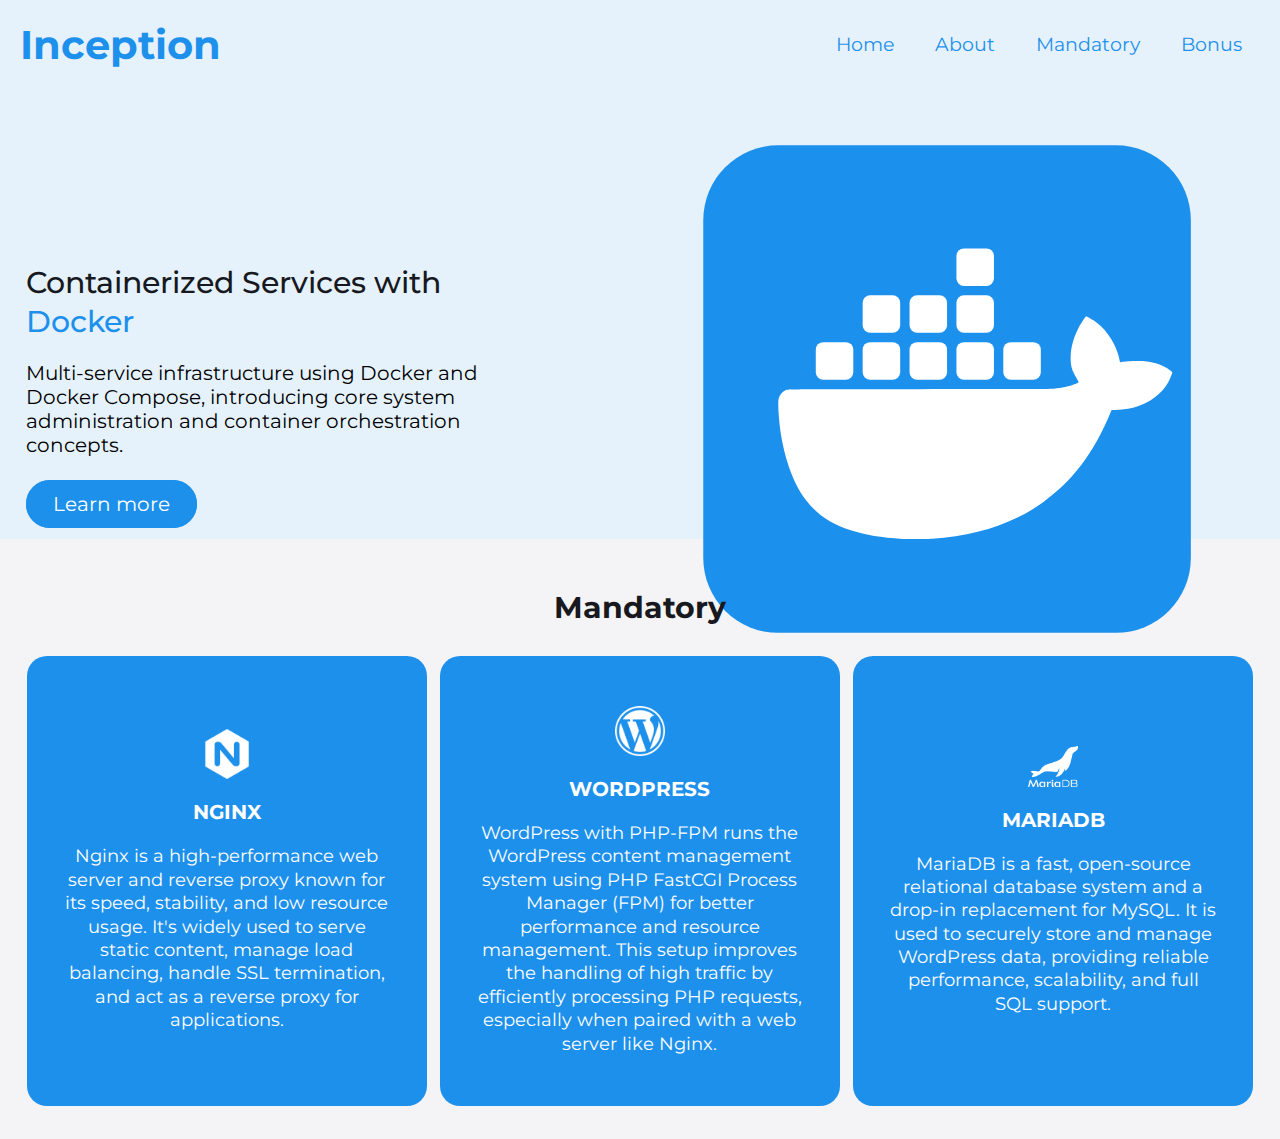
<file: srcs/requirements/bonus/web/index.html>
<!DOCTYPE html>
<html lang="en">
  <head>
    <meta charset="UTF-8" />
    <meta name="viewport" content="width=device-width, initial-scale=1.0" />
    <title>Inception</title>
	<link rel="stylesheet" href="style.css">
    <!-- <link href="https://cdn.jsdelivr.net/npm/bootstrap@5.0.2/dist/css/bootstrap.min.css" rel="stylesheet" integrity="sha384-EVSTQN3/azprG1Anm3QDgpJLIm9Nao0Yz1ztcQTwFspd3yD65VohhpuuCOmLASjC" crossorigin="anonymous"> -->
  </head>
  <body>
	<header>
		<div class="container">
			<div class="logo">
				<h1>Inception</h1>
			</div>
			<nav class="menu">
				<a href="#">Home</a>
				<a href="#">About</a>
				<a href="#">Mandatory</a>
				<a href="#">Bonus</a>
			</nav>
		</div>
		
	</header>
	<div class="mid">
		<div class="description">
			<h2>Containerized Services with <span>Docker</span></h2>
			<p>Multi-service infrastructure using Docker and Docker Compose, introducing core system administration and container orchestration concepts.</p>
			<div class="btn">
				<a href="#">Learn more</a>
			</div>
		</div>
		<div class="pic"></div>
	</div>
	<section class="services">
		<h2 class="title">
			Mandatory
		</h2>
		<div class="all-services">
			<div class="service-box">
				<img src="nginx.png" alt="">
				<h4>NGINX</h4>
				<p>Nginx is a high-performance web server and reverse proxy known for its speed, stability, and low resource usage. It's widely used to serve static content, manage load balancing, handle SSL termination, and act as a reverse proxy for applications.</p>
			</div>
			<div class="service-box">
				<img src="wordpress.png" alt="">
				<h4>WORDPRESS</h4>
				<p>WordPress with PHP-FPM runs the WordPress content management system using PHP FastCGI Process Manager (FPM) for better performance and resource management. This setup improves the handling of high traffic by efficiently processing PHP requests, especially when paired with a web server like Nginx.</p>
			</div>
			<div class="service-box">
				<img src="mariadb.png" alt="">
				<h4>MARIADB</h4>
				<p>MariaDB is a fast, open-source relational database system and a drop-in replacement for MySQL. It is used to securely store and manage WordPress data, providing reliable performance, scalability, and full SQL support.</p>
			</div>
		</div>

	</section>
  </body>
</html>
<!-- <!DOCTYPE html>
<html lang="en">
<head>
	<meta charset="UTF-8">
	<meta name="viewport" content="width=device-width, initial-scale=1.0">
	<title>Inception</title>
	<link href="https://cdn.jsdelivr.net/npm/bootstrap@5.0.2/dist/css/bootstrap.min.css" rel="stylesheet" integrity="sha384-EVSTQN3/azprG1Anm3QDgpJLIm9Nao0Yz1ztcQTwFspd3yD65VohhpuuCOmLASjC" crossorigin="anonymous">
	<style>
		.title-name {
			font-size: 100px;
			letter-spacing: 10px;
			font-family: "Lato", sans-serif;
		}
	</style>
	
<body>
	<div id="carouselExampleSlidesOnly" class="carousel slide" data-bs-ride="carousel">
		<div class="carousel-inner">
		  <div class="carousel-item active text-white">
			<img src="docker image.svg" class="d-block w-100">
			<div class="position-absolute top-0 start-0 w-100 h-100" style="background-color: rgba(0,0,0,0.7);"></div>
			<div class="position-absolute top-50 start-50 translate-middle text-center" style="background-color: rgba(0,0,0,0.3);">
				<h1 class="px-5 title-name">INCEPTION</h1>
			  </div>
		  </div>
		</div>
	  </div>
</body>
</html> -->
</file>
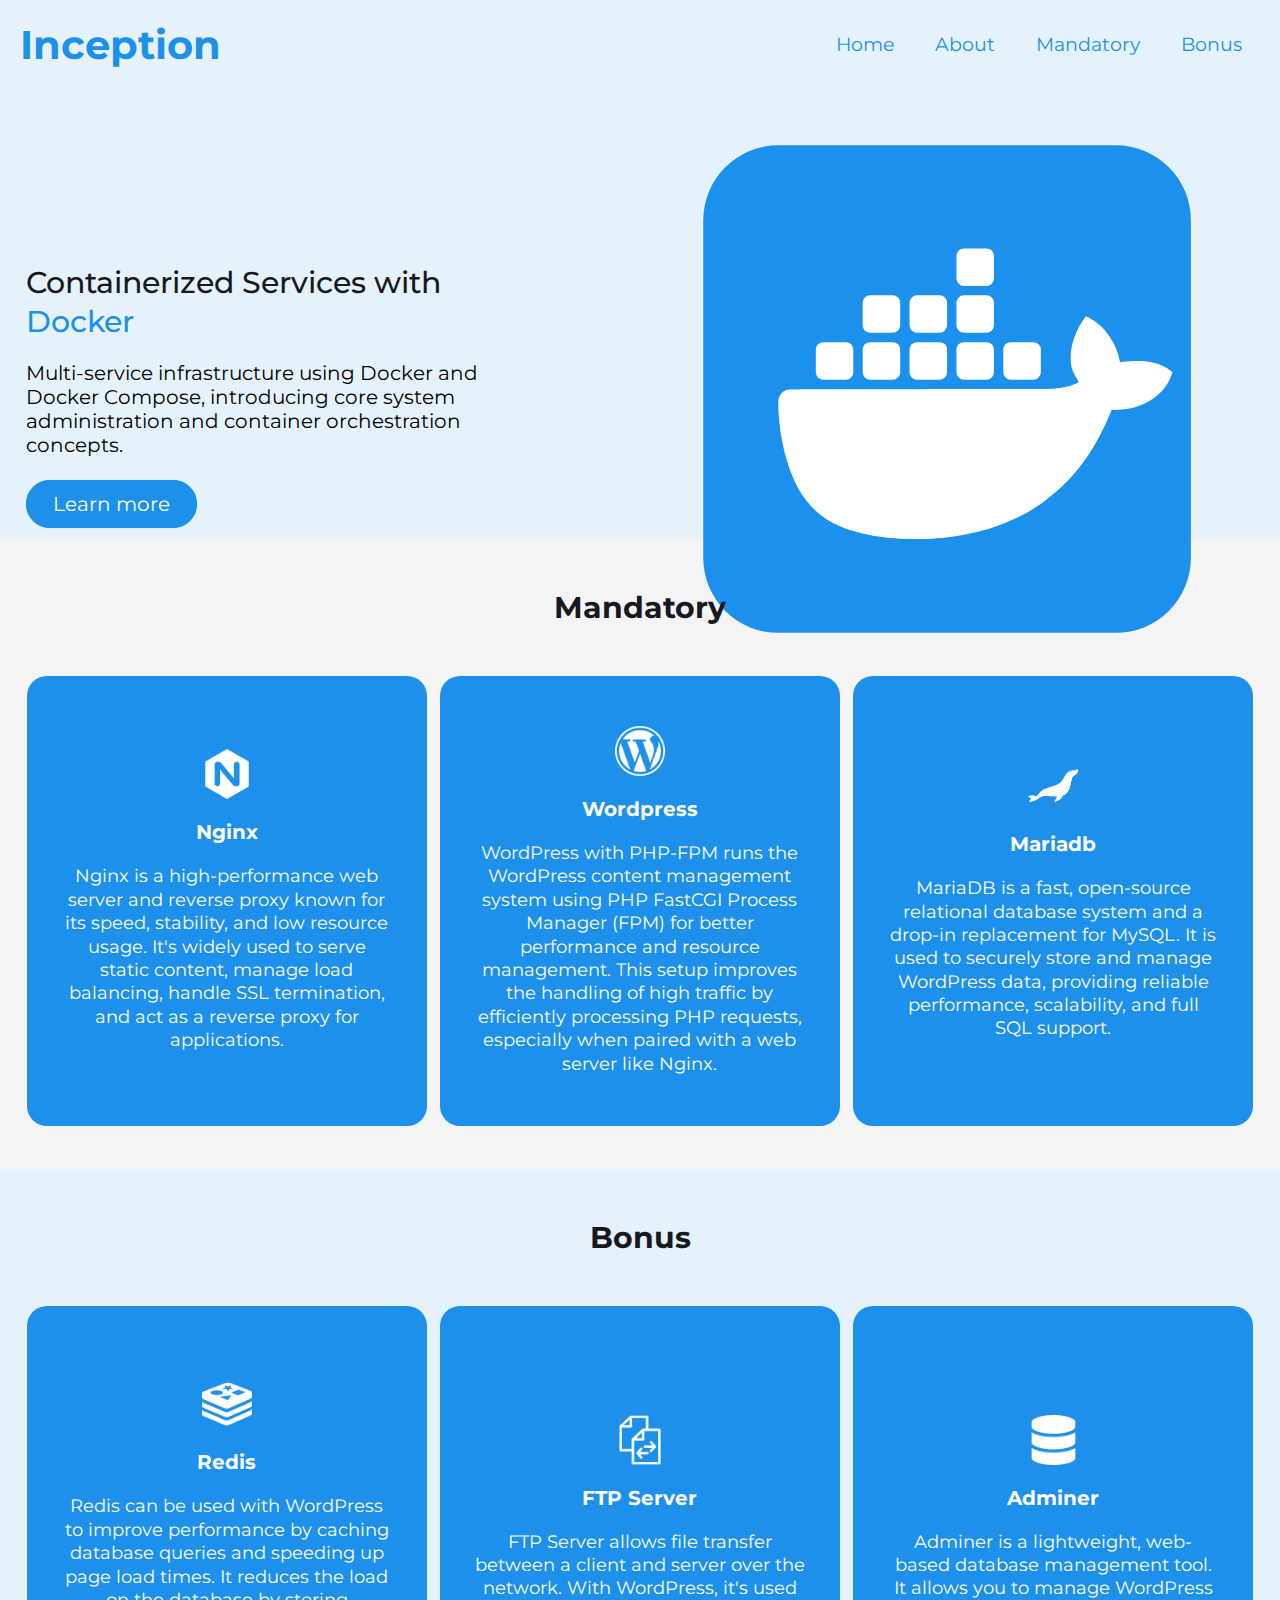
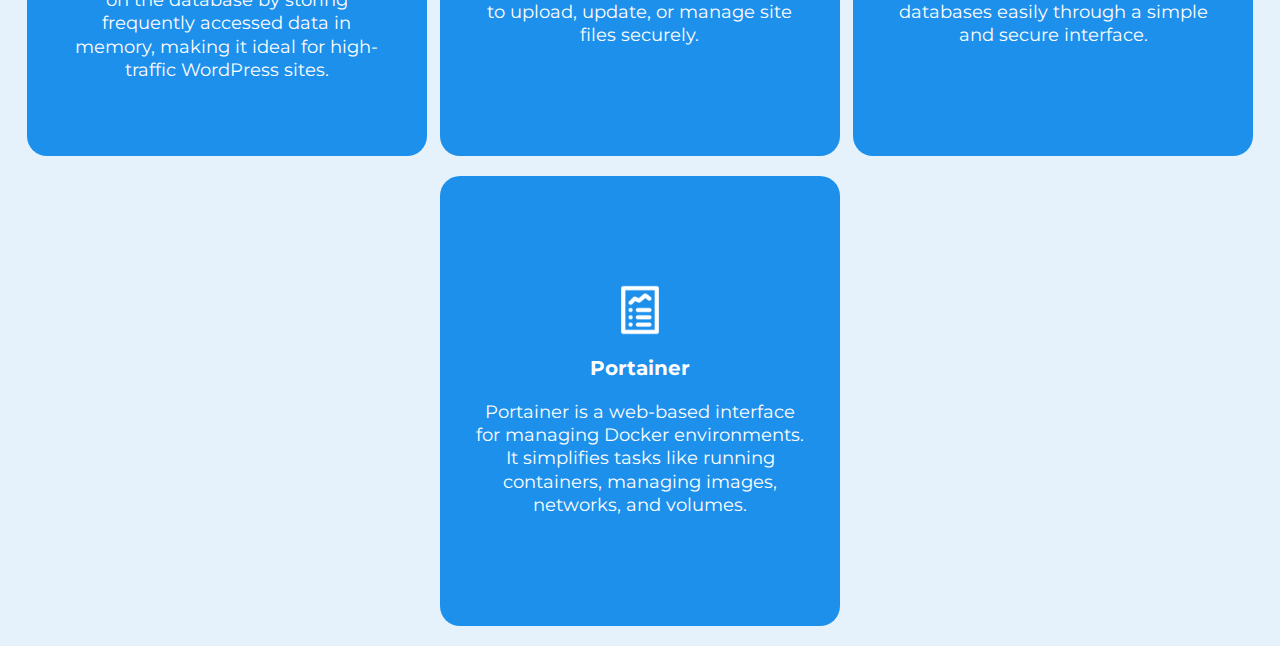
<file: srcs/requirements/bonus/web/files/index.html>
<!DOCTYPE html>
<html lang="en">
  <head>
    <meta charset="UTF-8" />
    <meta name="viewport" content="width=device-width, initial-scale=1.0" />
    <title>Inception</title>
	<link rel="stylesheet" href="style.css">
    <!-- <link href="https://cdn.jsdelivr.net/npm/bootstrap@5.0.2/dist/css/bootstrap.min.css" rel="stylesheet" integrity="sha384-EVSTQN3/azprG1Anm3QDgpJLIm9Nao0Yz1ztcQTwFspd3yD65VohhpuuCOmLASjC" crossorigin="anonymous"> -->
  </head>
  <body>
	<header>
		<div class="container">
			<div class="logo">
				<h1>Inception</h1>
			</div>
			<nav class="menu">
				<a href="#">Home</a>
				<a href="#">About</a>
				<a href="#">Mandatory</a>
				<a href="#">Bonus</a>
			</nav>
		</div>
		
	</header>
	<div class="mid">
		<div class="description">
			<h2>Containerized Services with <span>Docker</span></h2>
			<p>Multi-service infrastructure using Docker and Docker Compose, introducing core system administration and container orchestration concepts.</p>
			<div class="btn">
				<a href="#">Learn more</a>
			</div>
		</div>
		<div class="pic"></div>
	</div>
	<section class="services">
		<h2 class="title">
			Mandatory
		</h2>
		<div class="all-services">
			<div class="service-box">
				<img src="imgs/nginx.png" alt="">
				<h4>Nginx</h4>
				<p>Nginx is a high-performance web server and reverse proxy known for its speed, stability, and low resource usage. It's widely used to serve static content, manage load balancing, handle SSL termination, and act as a reverse proxy for applications.</p>
			</div>
			<div class="service-box">
				<img src="imgs/wordpress.png" alt="">
				<h4>Wordpress</h4>
				<p>WordPress with PHP-FPM runs the WordPress content management system using PHP FastCGI Process Manager (FPM) for better performance and resource management. This setup improves the handling of high traffic by efficiently processing PHP requests, especially when paired with a web server like Nginx.</p>
			</div>
			<div class="service-box">
				<img src="imgs/mariadb.png" alt="">
				<h4>Mariadb</h4>
				<p>MariaDB is a fast, open-source relational database system and a drop-in replacement for MySQL. It is used to securely store and manage WordPress data, providing reliable performance, scalability, and full SQL support.</p>
			</div>
		</div>

	</section>
	<section class="bonus-services">
		<h2 class="title">
			Bonus
		</h2>
		<div class="all-services">
			<div class="service-box">
				<img src="imgs/redis.png" alt="">
				<h4>Redis</h4>
				<p>Redis can be used with WordPress to improve performance by caching database queries and speeding up page load times. It reduces the load on the database by storing frequently accessed data in memory, making it ideal for high-traffic WordPress sites.</p>
			</div>
			<div class="service-box">
				<img src="imgs/ftp.png" alt="">
				<h4>FTP Server</h4>
				<p>FTP Server allows file transfer between a client and server over the network. With WordPress, it's used to upload, update, or manage site files securely.</p>
			</div>
			<div class="service-box">
				<img src="imgs/adminer.png" alt="">
				<h4>Adminer</h4>
				<p>Adminer is a lightweight, web-based database management tool. It allows you to manage WordPress databases easily through a simple and secure interface.</p>
			</div>
			<div class="service-box">
				<img src="imgs/portainer.png" alt="">
				<h4>Portainer</h4>
				<p>Portainer is a web-based interface for managing Docker environments. It simplifies tasks like running containers, managing images, networks, and volumes.</p>
			</div>
		</div>

	</section>
  </body>
</html>
<!-- <!DOCTYPE html>
<html lang="en">
<head>
	<meta charset="UTF-8">
	<meta name="viewport" content="width=device-width, initial-scale=1.0">
	<title>Inception</title>
	<link href="https://cdn.jsdelivr.net/npm/bootstrap@5.0.2/dist/css/bootstrap.min.css" rel="stylesheet" integrity="sha384-EVSTQN3/azprG1Anm3QDgpJLIm9Nao0Yz1ztcQTwFspd3yD65VohhpuuCOmLASjC" crossorigin="anonymous">
	<style>
		.title-name {
			font-size: 100px;
			letter-spacing: 10px;
			font-family: "Lato", sans-serif;
		}
	</style>
	
<body>
	<div id="carouselExampleSlidesOnly" class="carousel slide" data-bs-ride="carousel">
		<div class="carousel-inner">
		  <div class="carousel-item active text-white">
			<img src="imgs/docker image.svg" class="d-block w-100">
			<div class="position-absolute top-0 start-0 w-100 h-100" style="background-color: rgba(0,0,0,0.7);"></div>
			<div class="position-absolute top-50 start-50 translate-middle text-center" style="background-color: rgba(0,0,0,0.3);">
				<h1 class="px-5 title-name">INCEPTION</h1>
			  </div>
		  </div>
		</div>
	  </div>
</body>
</html> -->
</file>
<file: srcs/requirements/bonus/web/style.css>
@import url('https://fonts.googleapis.com/css2?family=Montserrat:ital,wght@0,100..900;1,100..900&display=swap');

* {
	box-sizing: border-box;
	margin: 0;
	padding: 0;
}
body {
	font-family: 'Montserrat', sans-serif;
	font-size: 20px;
}
header .container {
	background-color: rgba(229,242,252,1);
	display: flex;
	flex-wrap: wrap;
	align-items: center;
	justify-content: space-between;
}
header .logo {
	color: rgba(29,144,236,255);
	/* width: 100%; */
	padding: 20px;
}

header nav {
	padding-right: 30px;
}

a {
	text-decoration: none;
	color: rgba(29,144,236,255);
}

header nav a {
	display: inline-block;
	font-size: .95em;
	font-weight: 600px;
	margin-left: 20px;
	padding: 5px 8px;
}

.mid {
	background-color: rgba(229,242,252,1);
	height: 50vh;
	width: 100%;
	padding: 0 2%;
	display: flex;
	flex-wrap: wrap;
	align-items: center;
	justify-content: space-between;
}

.mid .description {
	width: 40%;
}

.mid .pic {
	width: 50%;
	height: 600px;
	background-image: url("docker.svg");
	background-repeat: no-repeat;
	background-position: center;
	background-size: contain;
}
.mid h2 {
	color: rgba(23,25,30,1);
	font-weight: 500;
	line-height: 1.3;
	margin-bottom: 20px;
}
.mid p {
	margin-bottom: 35px;
}

.mid span {
	color: rgba(29,144,236,255);;
}

.mid .btn a {
	border: 2px solid rgba(29,144,236,255);
	border-radius: 50px;
	padding: 10px 25px;
	background-color: rgba(29,144,236,255);
	color: white;
	transition-duration: .3s;
	transition-property: background-color, color;
}
.mid .btn a:hover {
	background-color: rgba(29,99,237,1);
	border: 2px solid rgba(29,99,237,1);
}

section {
	color: rgba(23,25,30,1);
	background-color: #f4f4f6;
	height: 600px;
	padding: 20px;
}

section .title {
	text-align: center;
	padding: 30px;
}

section .all-services {
	display: flex;
	flex-wrap: wrap;
	justify-content:space-around;
	color: white;
	text-align: center;
	align-items: center;
}
section img {
	width: 50px;
	color: white;
	margin-bottom: 20px;
	filter: invert(100%) sepia(13%) saturate(7447%) hue-rotate(189deg) brightness(113%) contrast(113%);
}
section .service-box {
	background-color: rgba(29,144,236,255);
	border-radius: 20px;
	padding: 30px;
	width: 400px;
	line-height: 1.3;
	height: 450px;
	align-items: center;
	display: flex;
	flex-direction: column;
	justify-content:center;
	border: 5px solid transparent;
	transition-duration: .6s;
	transform: 0.6s ease-in-out;
}
section .service-box:hover{
	background-color: rgba(229,242,252,1);
	color: rgba(23,25,30,1);
	border: 5px solid rgba(29,144,236,255);
	transform: scale(1.1);
}

section .service-box:hover img {
	filter: none;
}

section h4 {
	margin-bottom: 20px;
}
section p {
	font-size: 18px;
}
</file>
<file: srcs/requirements/bonus/web/files/style.css>
@import url('https://fonts.googleapis.com/css2?family=Montserrat:ital,wght@0,100..900;1,100..900&display=swap');

* {
	box-sizing: border-box;
	margin: 0;
	padding: 0;
}
body {
	font-family: 'Montserrat', sans-serif;
	font-size: 20px;
}
header .container {
	background-color: rgba(229,242,252,1);
	display: flex;
	flex-wrap: wrap;
	align-items: center;
	justify-content: space-between;
}
header .logo {
	color: rgba(29,144,236,255);
	padding: 20px;
}

header nav {
	padding-right: 30px;
}

a {
	text-decoration: none;
	color: rgba(29,144,236,255);
}

header nav a {
	display: inline-block;
	font-size: .95em;
	font-weight: 600px;
	margin-left: 20px;
	padding: 5px 8px;
}

.mid {
	background-color: rgba(229,242,252,1);
	height: 50vh;
	width: 100%;
	padding: 0 2%;
	display: flex;
	flex-wrap: wrap;
	align-items: center;
	justify-content: space-between;
}

.mid .description {
	width: 40%;
}

.mid .pic {
	width: 50%;
	height: 600px;
	background-image: url("imgs/docker.svg");
	background-repeat: no-repeat;
	background-position: center;
	background-size: contain;
}
.mid h2 {
	color: rgba(23,25,30,1);
	font-weight: 500;
	line-height: 1.3;
	margin-bottom: 20px;
}
.mid p {
	margin-bottom: 35px;
}

.mid span {
	color: rgba(29,144,236,255);;
}

.mid .btn a {
	border: 2px solid rgba(29,144,236,255);
	border-radius: 50px;
	padding: 10px 25px;
	background-color: rgba(29,144,236,255);
	color: white;
	transition-duration: .3s;
	transition-property: background-color, color;
}
.mid .btn a:hover {
	background-color: rgba(29,99,237,1);
	border: 2px solid rgba(29,99,237,1);
}

.services {
	color: rgba(23,25,30,1);
	background-color: #f4f4f6;
	height: 630px;
	padding: 20px;
}

.bonus-services {
	color: rgba(23,25,30,1);
	background-color: rgba(229,242,252,1);
	height: 100%;
	padding: 20px;
}

section .title {
	text-align: center;
	padding: 30px;
}

section .all-services {
	display: flex;
	flex-wrap: wrap;
	justify-content:space-around;
	color: white;
	text-align: center;
	align-items: center;
}
section img {
	width: 50px;
	color: white;
	margin-bottom: 20px;
	filter: invert(100%) sepia(13%) saturate(7447%) hue-rotate(189deg) brightness(113%) contrast(113%);
}
section .service-box {
	background-color: rgba(29,144,236,255);
	border-radius: 20px;
	margin-top: 20px;
	padding: 30px;
	width: 400px;
	line-height: 1.3;
	height: 450px;
	align-items: center;
	display: flex;
	flex-direction: column;
	justify-content:center;
	border: 5px solid transparent;
	transition-duration: .6s;
	transform: 0.6s ease-in-out;
}
section .service-box:hover{
	background-color: rgba(229,242,252,1);
	color: rgba(23,25,30,1);
	border: 5px solid rgba(29,144,236,255);
	transform: scale(1.1);
}

section .service-box:hover img {
	filter: none;
}

section h4 {
	margin-bottom: 20px;
}
section p {
	font-size: 18px;
}
</file>
